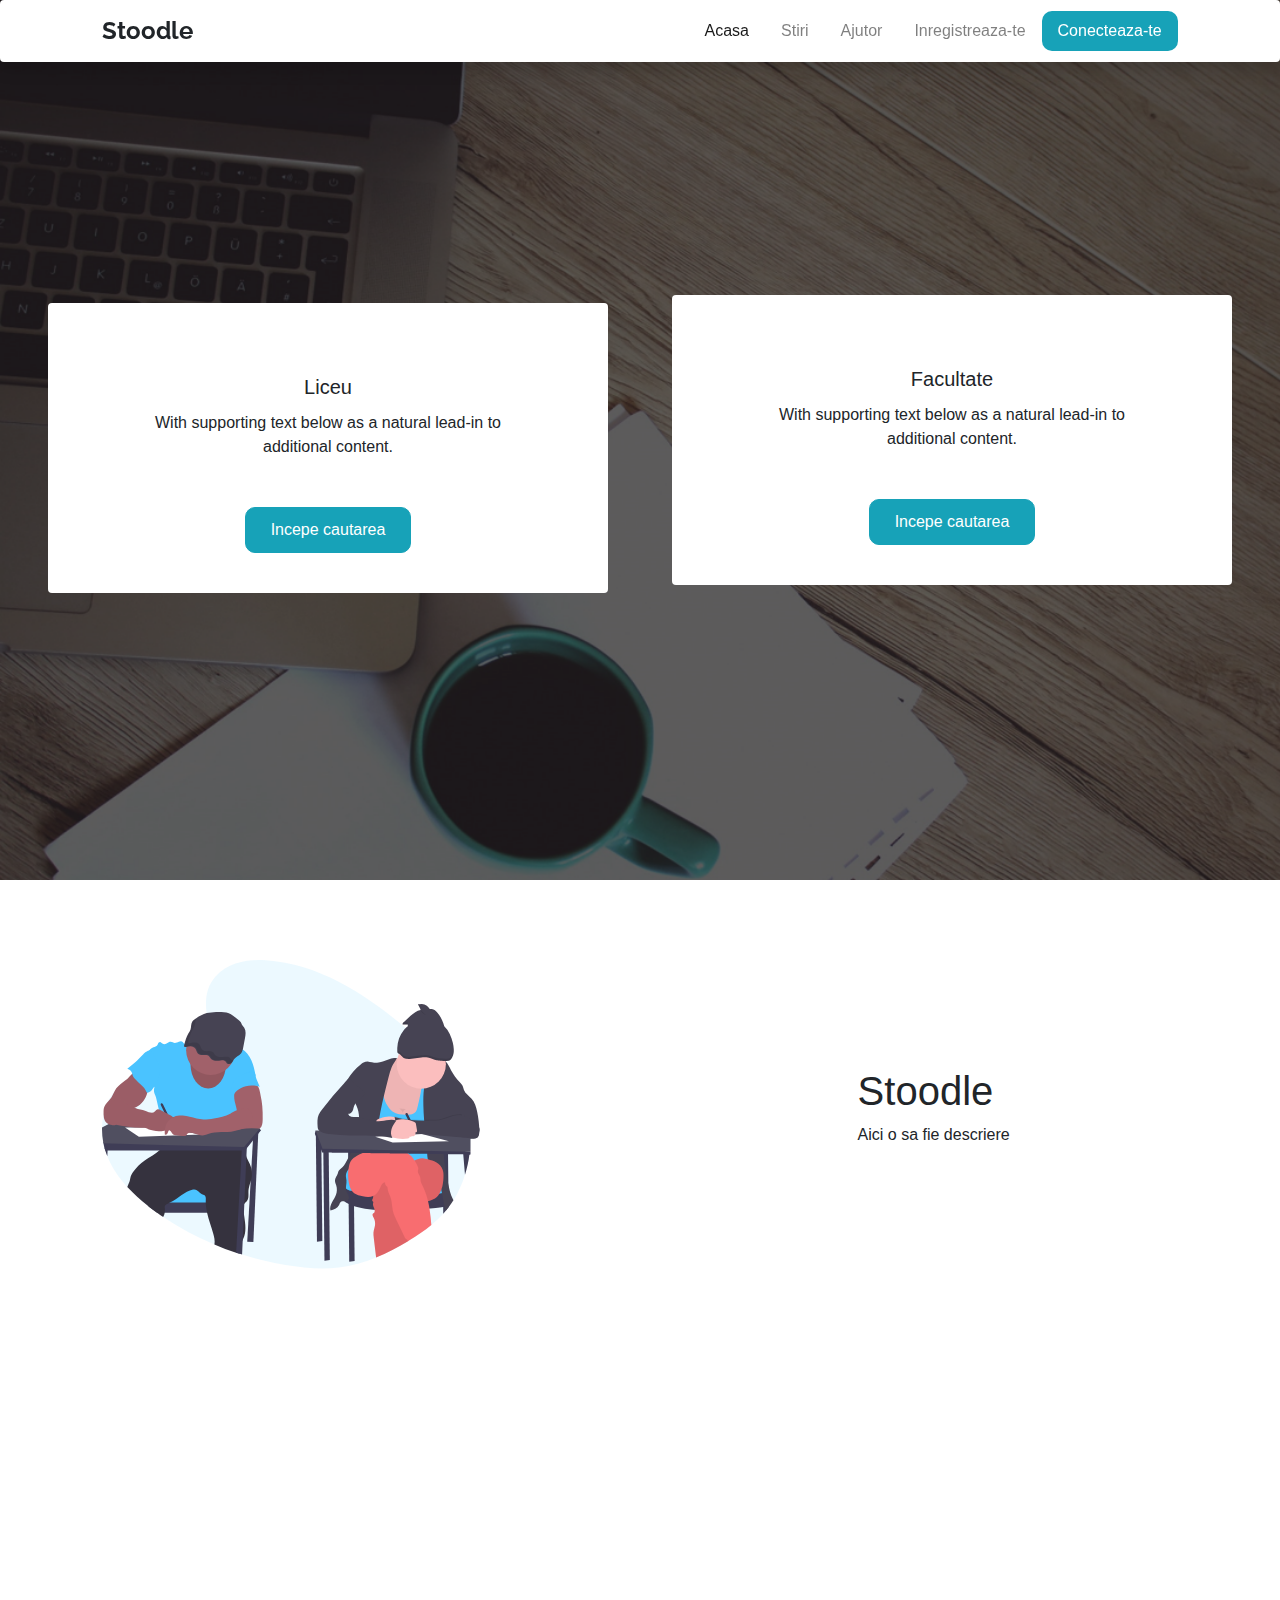
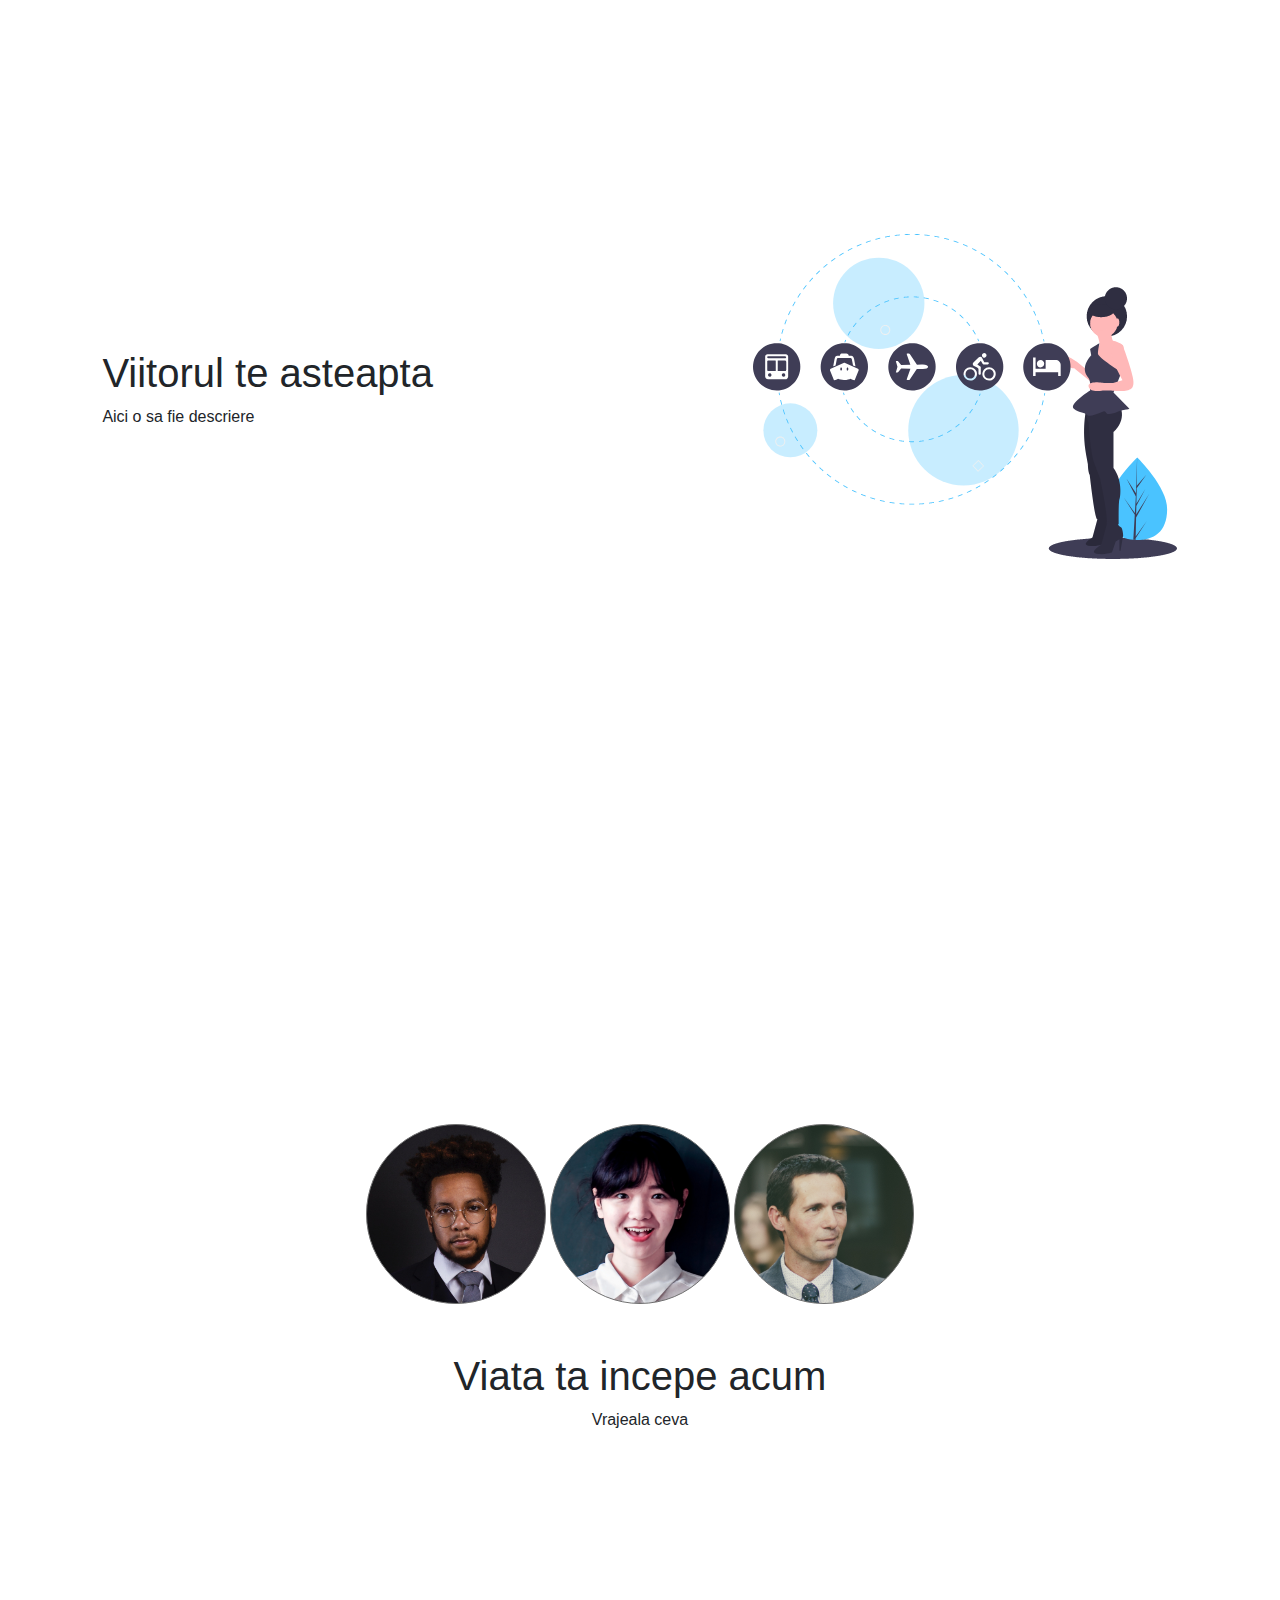
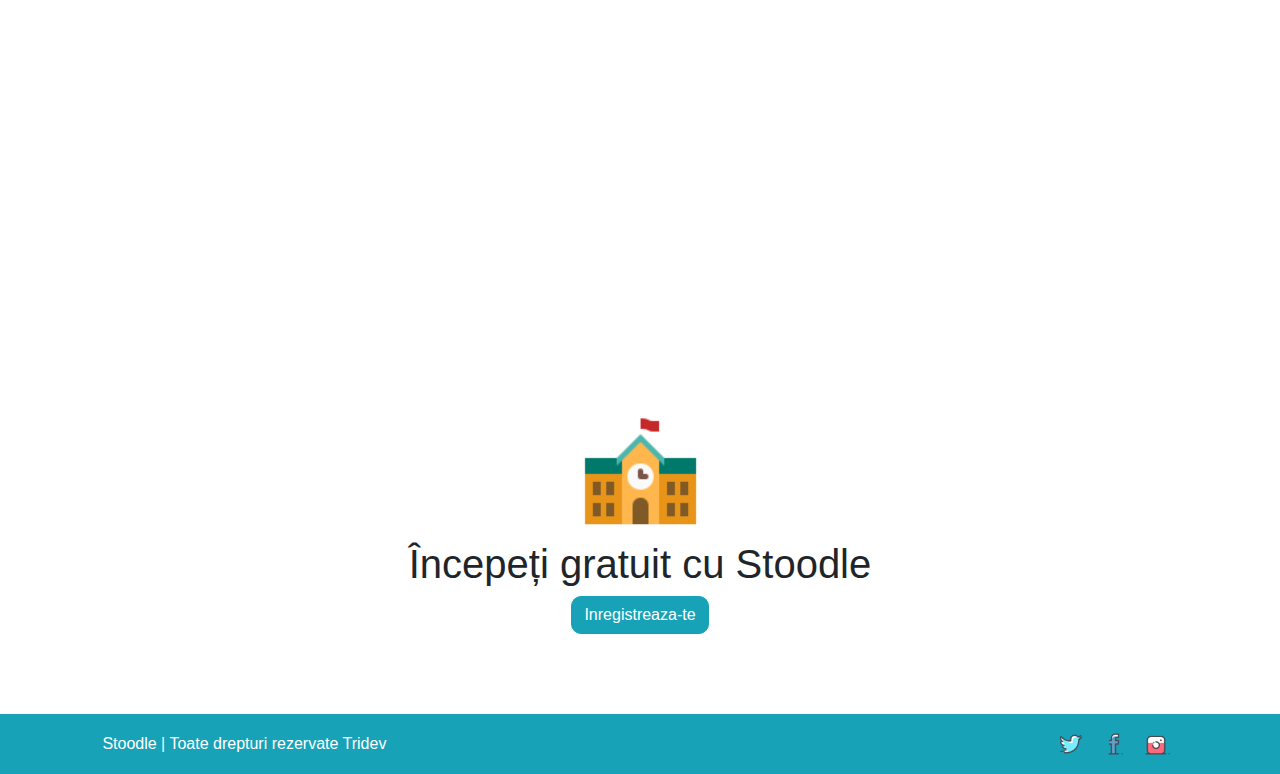
<file: index.html>
<!DOCTYPE html>
<html lang="en">
   <head>
      <meta charset="UTF-8">
      <meta name="viewport" content="width=device-width, initial-scale=1.0">
      <meta http-equiv="X-UA-Compatible" content="ie=edge">
      <title>Stoodle | O altfel de facultate</title>

      <!-- Bootstrap 4 -->

      <link rel="stylesheet" href="https://stackpath.bootstrapcdn.com/bootstrap/4.4.1/css/bootstrap.min.css" integrity="sha384-Vkoo8x4CGsO3+Hhxv8T/Q5PaXtkKtu6ug5TOeNV6gBiFeWPGFN9MuhOf23Q9Ifjh" crossorigin="anonymous">
      <link rel="stylesheet" href="./css/main.css">
      
   </head>
   <body>

      <!-- START NAVBAR -->

      <nav class="navbar fixed-top navbar-expand-lg navbar-light bg-white shadow bg-white rounded">
         <a class="navbar-brand" href="index.html">Stoodle</a>
         <button class="navbar-toggler" type="button" data-toggle="collapse" data-target="#navbarTogglerDemo02" aria-controls="navbarTogglerDemo02" aria-expanded="false" aria-label="Toggle navigation">
         <span class="navbar-toggler-icon"></span>
         </button>
         <div class="collapse navbar-collapse" id="navbarTogglerDemo02">
            <ul class="navbar-nav mt-lg-0"style="margin-left: auto!important;">
               <li class="nav-item active">
                  <a class="nav-link" href="#">Acasa <span class="sr-only">(current)</span></a>
               </li>
               <li class="nav-item">
                  <a class="nav-link" href="#">Stiri</a>
               </li>
               <li class="nav-item">
                  <a class="nav-link" href="#">Ajutor</a>
               </li>
               <li class="nav-item">
                  <a class="nav-link" href="./pages/create.html">Inregistreaza-te</a>
               </li>
               <li class="nav-item">
                  <a class="btn-info nav-link" href="./pages/login.html" style="color: #fff;">Conecteaza-te</a>
               </li>
            </ul>
         </div>
      </nav>

      <!-- END NAVBAR -->

      <!-- START SECTIUNE 1 -->

      <section id="section1">
         <div class="card text-center">
            <div class="card-body">
               <h5 class="card-title">Liceu</h5>
               <p class="card-text">With supporting text below as a natural lead-in to additional content.</p>
               <a href="./pages/login.html" class="btn btn-info" style="margin-top: 2rem;padding: 10px 25px;">Incepe cautarea</a>
            </div>
         </div>
         <div class="card text-center">
            <div class="card-body">
               <h5 class="card-title">Facultate</h5>
               <p class="card-text">With supporting text below as a natural lead-in to additional content.</p>
               <a href="./pages/login.html" class="btn btn-info" style="margin-top: 2rem;padding: 10px 25px;">Incepe cautarea</a>
            </div>
         </div>
      </section>

      <!-- END SECTIUNE 1 -->

      <!-- START SECTIUNE 2 -->

      <section class="section24">
         <img src="./img/section2.png" alt="Descriere">
         <div class="text">
            <h1 class="titlu">Stoodle</h1>
            <p class="content">Aici o sa fie descriere</p>
         </div>
      </section>

      <!-- END SECTIUNE 2 -->

      <!-- START SECTION 3 -->  <section id="section3"></section>   <!-- END SECTION 3 -->
      
      <!-- START SECTION 4 -->

      <section class="section24">
         <div class="text" style="width: -webkit-fill-available;">
            <h1 class="titlu">Viitorul te asteapta</h1>
            <p class="content">Aici o sa fie descriere</p>
         </div>
         <img src="./img/section4.png" alt="Descriere">
      </section>

      <!-- END SECTION 4 -->

      <!-- START SECTION 5 -->  <section id="section5"></section> <!-- END SECTION 5 -->

      <!-- START SECTION 6 -->

      <seciton class="section68">
         <div id="adultShow">
            <img src="./img/adult-1.png" alt="adult">
            <img src="./img/adult-2.png" alt="adult">
            <img src="./img/adult-3.png" alt="adult">
         </div>
         <div id="content">
            <h1 style="margin-top: 3rem;">Viata ta incepe acum</h1>
            <p>Vrajeala ceva</p>
         </div>
      </seciton>

      <!-- END SECTION 6 -->

      <!-- START SECTION 7 -->    <section id="section7"></section>   <!-- END SECTION 7-->
      
      <!-- START SECTION 8 -->

      <section class="section68">
         <img src="./img/scoala.png" alt="Logo">
         <h1>Începeți gratuit cu Stoodle</h1>
         <a href="./pages/create.html" class="btn btn-info">Inregistreaza-te</a>
      </section>

      <!-- END SECTION 8 -->

      <!-- START FOOTER -->

      <footer>
         <p>Stoodle | Toate drepturi rezervate Tridev</p>
         <div id="socialMedia">
            <a href="#"><img src="./img/twitter.png" alt="socialmedia" style="height: 28px;"></a>
            <a href="#"><img src="./img/facebook.png" alt="socialmedia" style="height: 28px;"></a>
            <a href="#"><img src="./img/instagram.png" alt="socialmedia" style="height: 28px;"></a>
         </div>
      </footer>

      <!-- END FOOTER -->

      <!-- SCRIPTING -->
      <script src="https://code.jquery.com/jquery-3.4.1.slim.min.js" integrity="sha384-J6qa4849blE2+poT4WnyKhv5vZF5SrPo0iEjwBvKU7imGFAV0wwj1yYfoRSJoZ+n" crossorigin="anonymous"></script>
      <script src="https://cdn.jsdelivr.net/npm/popper.js@1.16.0/dist/umd/popper.min.js" integrity="sha384-Q6E9RHvbIyZFJoft+2mJbHaEWldlvI9IOYy5n3zV9zzTtmI3UksdQRVvoxMfooAo" crossorigin="anonymous"></script>
      <script src="https://stackpath.bootstrapcdn.com/bootstrap/4.4.1/js/bootstrap.min.js" integrity="sha384-wfSDF2E50Y2D1uUdj0O3uMBJnjuUD4Ih7YwaYd1iqfktj0Uod8GCExl3Og8ifwB6" crossorigin="anonymous"></script>
   </body>
</html>
</file>
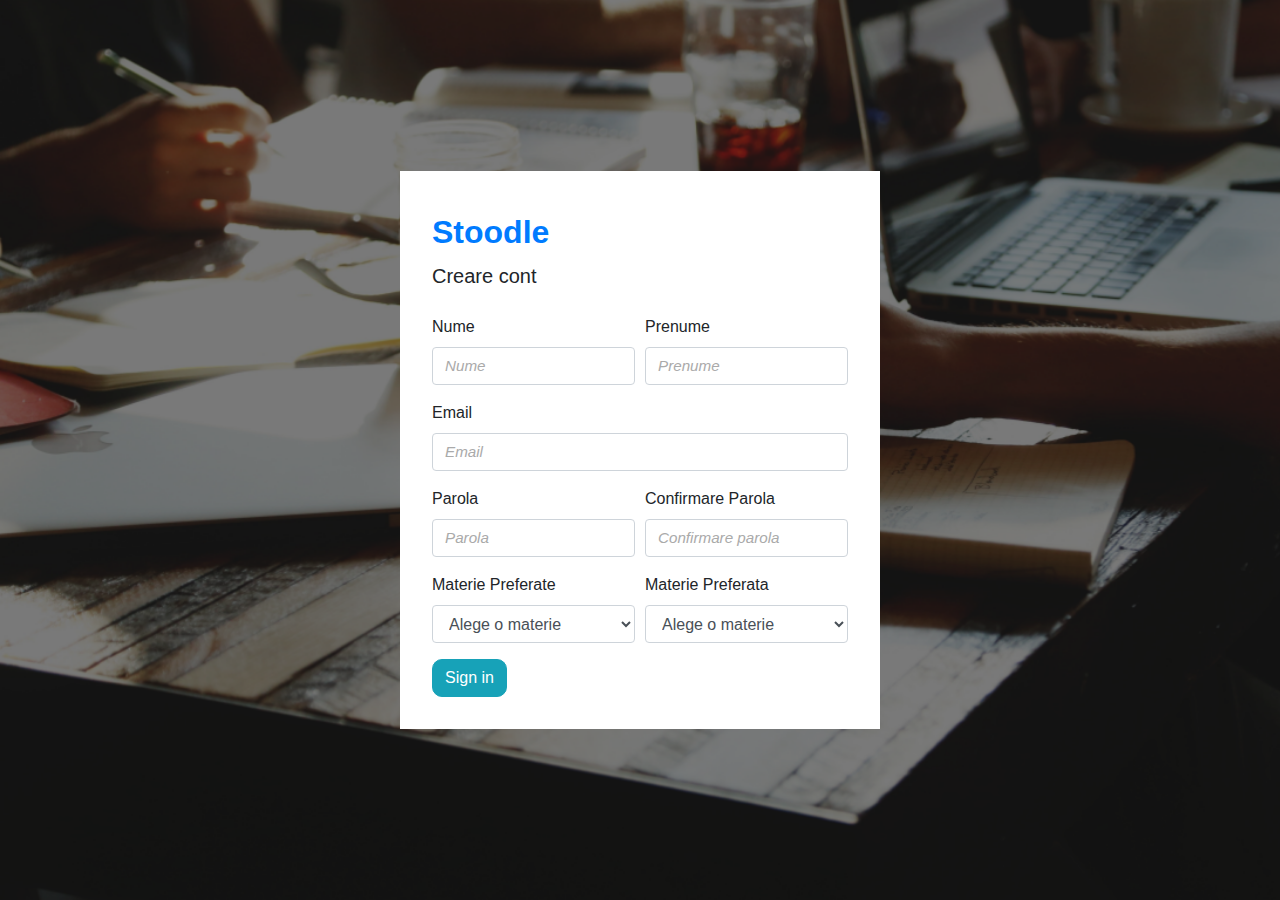
<file: pages/create.html>
<!DOCTYPE html>
<html lang="en">
    <title>Stoodle | Creare cont</title>
    <meta charset="UTF-8" />
    <meta name="viewport" content="width=device-width, initial-scale=1" />
    
    <!-- Bootstrap 4 -->
    <link rel="stylesheet" href="https://stackpath.bootstrapcdn.com/bootstrap/4.4.1/css/bootstrap.min.css" integrity="sha384-Vkoo8x4CGsO3+Hhxv8T/Q5PaXtkKtu6ug5TOeNV6gBiFeWPGFN9MuhOf23Q9Ifjh" crossorigin="anonymous">
    <link rel="stylesheet" href="../css/main.css">
</head>
<body style="overflow-x: hidden; position: absolute; width: 100%; height: 100%; display: flex; justify-content: center; align-items: center;">
    
    <div id="container">
        <form>
            <div class="form-group d-flex flex-column">
                <a class="navbar-brand" href="login.html" style="font-size: 2rem; font-weight: 700;">Stoodle</a>
                <h1 class="navbar-brand" style="padding: 0;">Creare cont</h1>
            </div>
            <div class="form-row">
              <div class="form-group col-md-6">
                <label for="inputEmail4">Nume</label>
                <input type="text" class="form-control" id="inputEmail4" placeholder="Nume">
              </div>
              <div class="form-group col-md-6">
                <label for="inputPassword4">Prenume</label>
                <input type="text" class="form-control" id="inputPassword4" placeholder="Prenume">
              </div>
            </div>
            <div class="form-group">
              <label for="inputAddress">Email</label>
              <input type="email" class="form-control" id="inputAddress" placeholder="Email">
            </div>
            <div class="form-row">
                <div class="form-group col-md-6">
                  <label for="inputEmail4">Parola</label>
                  <input type="password" class="form-control" id="inputEmail4" placeholder="Parola">
                </div>
                <div class="form-group col-md-6">
                  <label for="inputPassword4">Confirmare Parola</label>
                  <input type="password" class="form-control" id="inputPassword4" placeholder="Confirmare parola">
                </div>
              </div>
            <div class="form-row">
                <div class="form-group col">
                    <label for="inputState">Materie Preferate</label>
                    <select id="inputState" class="form-control">
                      <option selected>Alege o materie</option>
                      <option>...</option>
                    </select>
                </div>
                <div class="form-group col">
                    <label for="inputState">Materie Preferata</label>
                    <select id="inputState" class="form-control">
                    <option selected>Alege o materie</option>
                    <option>...</option>
                    </select>
                </div>
            </div>
            <button type="submit" class="btn btn-info"><a href="./login.html" style="color: #fff;">Sign in</a></button>
        </form>
    </div>

    <!-- SCRIPTING -->

    <script src="https://code.jquery.com/jquery-3.4.1.slim.min.js" integrity="sha384-J6qa4849blE2+poT4WnyKhv5vZF5SrPo0iEjwBvKU7imGFAV0wwj1yYfoRSJoZ+n" crossorigin="anonymous"></script>
    <script src="https://cdn.jsdelivr.net/npm/popper.js@1.16.0/dist/umd/popper.min.js" integrity="sha384-Q6E9RHvbIyZFJoft+2mJbHaEWldlvI9IOYy5n3zV9zzTtmI3UksdQRVvoxMfooAo" crossorigin="anonymous"></script>
    <script src="https://stackpath.bootstrapcdn.com/bootstrap/4.4.1/js/bootstrap.min.js" integrity="sha384-wfSDF2E50Y2D1uUdj0O3uMBJnjuUD4Ih7YwaYd1iqfktj0Uod8GCExl3Og8ifwB6" crossorigin="anonymous"></script>
</body>
</html>
</file>
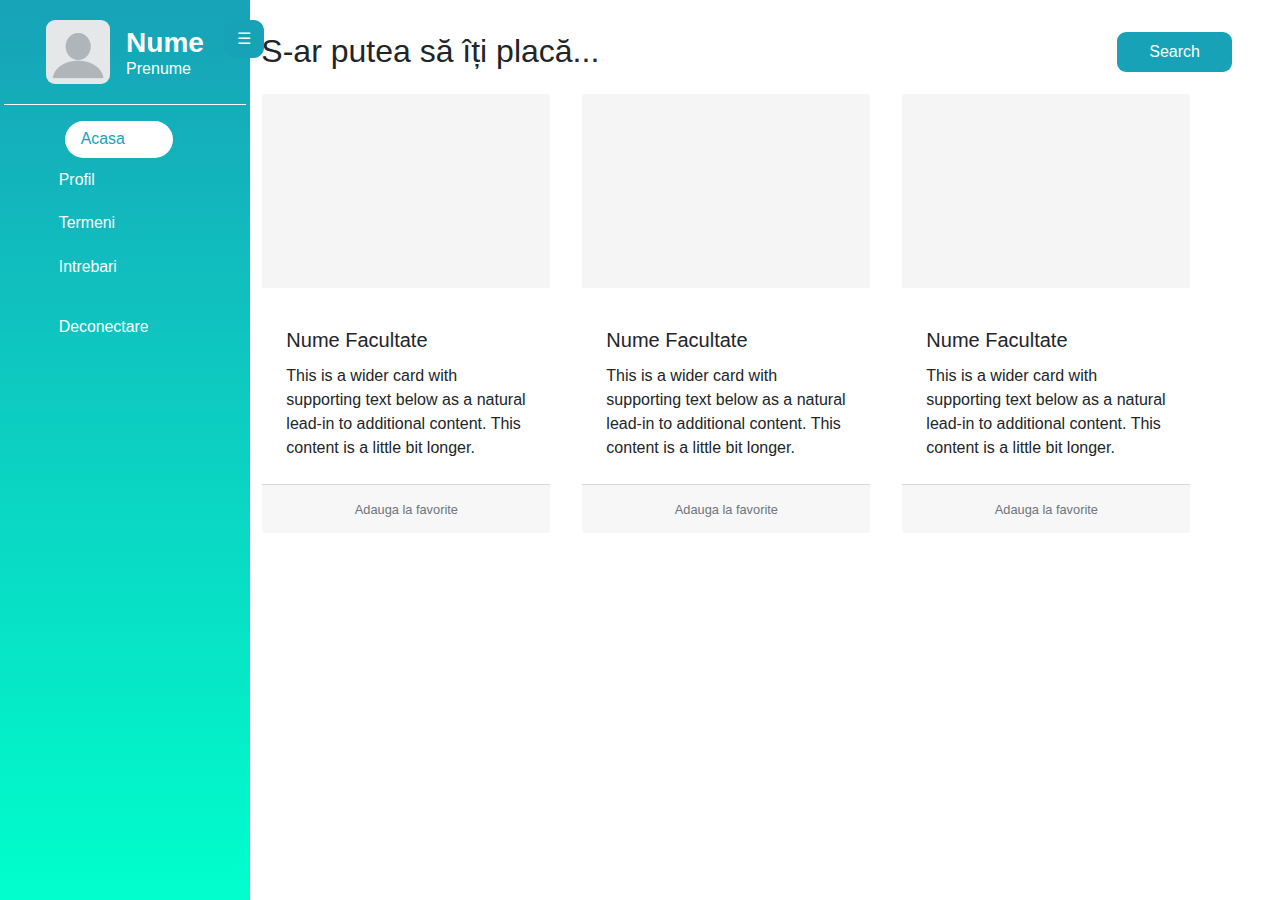
<file: pages/home.html>
<!DOCTYPE html>
<html lang="en">

<head>
    <meta charset="UTF-8">
    <meta name="viewport" content="width=device-width, initial-scale=1.0">
    <meta http-equiv="X-UA-Compatible" content="ie=edge">
    <title>Stoodle</title>

    <!-- Bootstrap 4 -->
    <link rel="stylesheet" href="https://stackpath.bootstrapcdn.com/bootstrap/4.4.1/css/bootstrap.min.css" integrity="sha384-Vkoo8x4CGsO3+Hhxv8T/Q5PaXtkKtu6ug5TOeNV6gBiFeWPGFN9MuhOf23Q9Ifjh" crossorigin="anonymous">
    <link rel="stylesheet" href="../css/main.css">

</head>

<body>
    <style>
        .hide {
            display: none;
        }
        
        .card-body {
            padding: 2.5rem 1.5rem 1.5rem;
        }
        
        #headline {
            display: inline-flex;
        }

        #searchIcon span{
          float: right;
          background-color: var(--main-bg-color);
          padding: .5rem 2rem;
          color: #fff;
          border-radius: 9px;
          font-weight: 500;
        }

        #profil .row{
          border-bottom: 3px solid;
          padding-bottom: 1rem;
          margin-bottom: 3rem;
        }

        .profile-header{
          align-items: flex-end;
          display: flex;
        }

        #settings{
          margin-left: auto;
          margin-top: auto;
          cursor: pointer;
        }

    </style>
    <div class="wrapper container-fluid">
        <div class="row" style="width: 100vw;">
            <!-- Sidebar  -->
            <nav id="sidebar" class=" col-3 px-1 bg-dark position-fixed">

                <div class="custom-menu">
                    <button type="button" id="sidebarCollapse" class="btn btn-info">
                        <span>☰</span>
                    </button>
                </div>

                <div class="sidebar-header">
                    <img src="../img/profile.png" alt="Profil Pic">
                    <div id="nume" style="padding-left: 1rem;">
                        <h3 style="font-weight: 700;">Nume</h3>
                        <h6>Prenume</h6>
                    </div>
                </div>

                <ul class="list-unstyled components">
                    <li class="active">
                        <button class="navButton" id="acasa"> Acasa </button>
                    </li>
                    <li>
                        <button class="navButton" id="profil">Profil</button>
                    </li>
                    <li>
                        <button class="navButton" id="termeni">Termeni</button>
                    </li>
                    <li>
                        <button class="navButton" id="intrebari">Intrebari</button>
                    </li>
                    <li style="margin-top: 1rem;">
                        <button class="navButton"><a href="../index.html">Deconectare</a></button>
                    </li>
                </ul>
            </nav>

            <!-- Page Content  -->
            <section id="wrapper" class="col offset-2">
                <!-- Acasa -->
                <section id="acasa">

                    <div id="searchIcon">
                      <span>Search</span>
                    </div>

                    <form style="width: auto;" class="d-none" id="search">
                        <div class="form-group mb-4">
                            <input id="exampleFormControlInput1" type="email" placeholder="What're you searching for?" class="form-control form-control-underlined">
                        </div>
                    </form>

                    <div id="headline">
                        <h2>S-ar putea să îți placă...</h2>
                    </div>

                    <div class="card-deck">

                        <div class="card">

                            <img src="../img/Rectangle 31.png" class="card-img-top" alt="...">

                            <div class="card-body">
                                <h5 class="card-title">Nume Facultate</h5>
                                <p class="card-text">This is a wider card with supporting text below as a natural lead-in to additional content. This content is a little bit longer.</p>
                            </div>

                            <div class="card-footer text-center">
                                <small class="text-muted">Adauga la favorite</small>
                            </div>

                        </div>

                        <div class="card">
                            <img src="../img/Rectangle 31.png" class="card-img-top" alt="...">
                            <div class="card-body">
                                <h5 class="card-title">Nume Facultate</h5>
                                <p class="card-text">This is a wider card with supporting text below as a natural lead-in to additional content. This content is a little bit longer.</p>
                            </div>
                            <div class="card-footer text-center">
                                <small class="text-muted">Adauga la favorite</small>
                            </div>
                        </div>

                        <div class="card">
                            <img src="../img/Rectangle 31.png" class="card-img-top" alt="...">
                            <div class="card-body">
                                <h5 class="card-title">Nume Facultate</h5>
                                <p class="card-text">This is a wider card with supporting text below as a natural lead-in to additional content. This content is a little bit longer.</p>
                            </div>
                            <div class="card-footer text-center">
                                <small class="text-muted">Adauga la favorite</small>
                            </div>
                        </div>
                    </div>

                </section>

                <!-- Profil -->
                <section id="profil" class="hide">

                    <div class="row">
                      <div class="profile-header">
                        <img src="../img/profile.png" alt="Profil Pic" style="width: 10vw;">
                        <div id="nume" style="padding-left: 1rem;">
                            <h3 style="font-weight: 700;">Nume</h3>
                            <h6>Prenume</h6>
                        </div>
                      </div>

                      <div id="settings">
                          <div class="text-muted">editeaza profilul</div>
                      </div>
                    </div>

                    <!-- SA FACI TU AICI CA SA ITI FIE MAI USOR -->
                    <!-- PARTEA DE SETARI -->

                    <div class="settings d-none">
                      SETARII AICI VOR FI
                    </div>

                    <div class="content">
                      <div id="headline">
                        <h2>Facultati care te instereseaza</h2>
                      </div>

                    <div class="card-deck">
                        <div class="card">
                            <img src="../img/Rectangle 31.png" class="card-img-top" alt="...">
                            <div class="card-body">
                                <h5 class="card-title">Nume Facultate</h5>
                                <p class="card-text">This is a wider card with supporting text below as a natural lead-in to additional content. This content is a little bit longer.</p>
                            </div>
                            <div class="card-footer text-center">
                                <small class="text-muted">Adaugat la favorite</small>
                            </div>
                        </div>
                        <div class="card">
                            <img src="../img/Rectangle 31.png" class="card-img-top" alt="...">
                            <div class="card-body">
                                <h5 class="card-title">Nume Facultate</h5>
                                <p class="card-text">This is a wider card with supporting text below as a natural lead-in to additional content. This content is a little bit longer.</p>
                            </div>
                            <div class="card-footer text-center">
                                <small class="text-muted">Adaugat la favorite</small>
                            </div>
                        </div>
                        <div class="card">
                            <img src="../img/Rectangle 31.png" class="card-img-top" alt="...">
                            <div class="card-body">
                                <h5 class="card-title">Nume Facultate</h5>
                                <p class="card-text">This is a wider card with supporting text below as a natural lead-in to additional content. This content is a little bit longer.</p>
                            </div>
                            <div class="card-footer text-center">
                                <small class="text-muted">Adaugat la favorite</small>
                            </div>
                        </div>
                    </div>
                    </div>
                </section>

                <!-- Termeni -->
                <section id="termeni" class="hide">Termeni</section>

                <!-- Intrebari -->
                <section id="intrebari" class="hide">Intrebari</section>

            </section>
        </div>

    </div>

    <!-- SCRIPTING -->
    <script src="https://code.jquery.com/jquery-3.2.1.slim.min.js" integrity="sha384-KJ3o2DKtIkvYIK3UENzmM7KCkRr/rE9/Qpg6aAZGJwFDMVNA/GpGFF93hXpG5KkN" crossorigin="anonymous"></script>
    <script src="../js/app.js"></script>
    <script src="https://code.jquery.com/jquery-3.4.1.slim.min.js" integrity="sha384-J6qa4849blE2+poT4WnyKhv5vZF5SrPo0iEjwBvKU7imGFAV0wwj1yYfoRSJoZ+n" crossorigin="anonymous"></script>
    <script src="https://cdn.jsdelivr.net/npm/popper.js@1.16.0/dist/umd/popper.min.js" integrity="sha384-Q6E9RHvbIyZFJoft+2mJbHaEWldlvI9IOYy5n3zV9zzTtmI3UksdQRVvoxMfooAo" crossorigin="anonymous"></script>
    <script src="https://stackpath.bootstrapcdn.com/bootstrap/4.4.1/js/bootstrap.min.js" integrity="sha384-wfSDF2E50Y2D1uUdj0O3uMBJnjuUD4Ih7YwaYd1iqfktj0Uod8GCExl3Og8ifwB6" crossorigin="anonymous"></script>
</body>

</html>
</file>
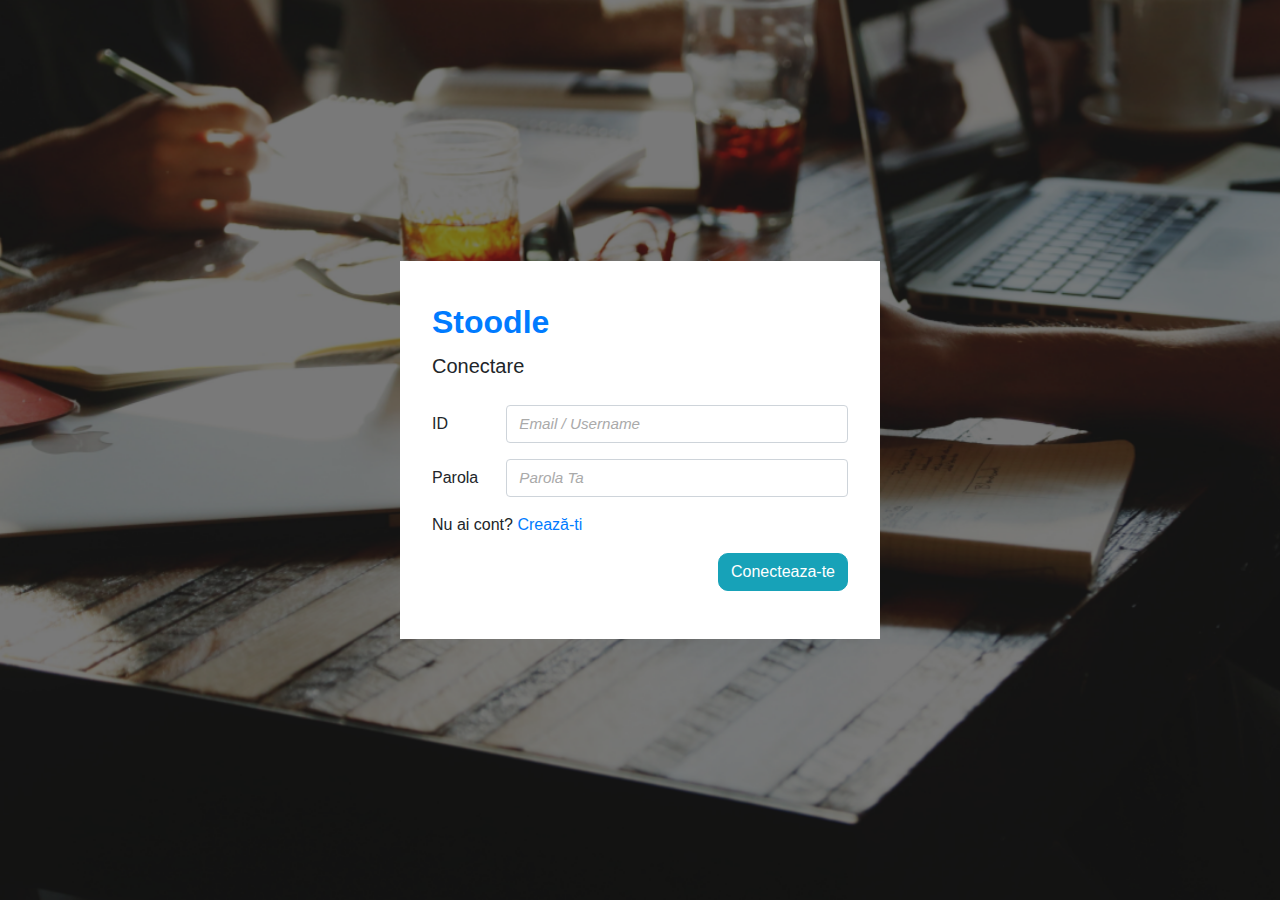
<file: pages/login.html>
<!DOCTYPE html>
<html lang="en">
    <title>Stoodle | Creare cont</title>
    <meta charset="UTF-8" />
    <meta name="viewport" content="width=device-width, initial-scale=1" />
    
    <!-- Bootstrap 4 -->
    <link rel="stylesheet" href="https://stackpath.bootstrapcdn.com/bootstrap/4.4.1/css/bootstrap.min.css" integrity="sha384-Vkoo8x4CGsO3+Hhxv8T/Q5PaXtkKtu6ug5TOeNV6gBiFeWPGFN9MuhOf23Q9Ifjh" crossorigin="anonymous">
    <link rel="stylesheet" href="../css/main.css">
</head>
<body style="overflow-x: hidden; position: absolute; width: 100%; height: 100%; display: flex; justify-content: center; align-items: center;">
    
    <div id="container">
        <form method="POST">
            <div class="form-group d-flex flex-column">
                <a class="navbar-brand" href="login.html" style="font-size: 2rem; font-weight: 700;">Stoodle</a>
                <h1 class="navbar-brand" style="padding: 0;">Conectare</h1>
            </div>
            <div class="form-group row">
              <label for="inputEmail3" class="col-sm-2 col-form-label">ID</label>
              <div class="col-sm-10">
                <input type="email" class="form-control" id="inputEmail3" placeholder="Email / Username">
              </div>
            </div>
            <div class="form-group row">
              <label for="inputPassword3" class="col-sm-2 col-form-label">Parola</label>
              <div class="col-sm-10">
                <input type="password" class="form-control" id="inputPassword3" placeholder="Parola Ta">
              </div>
            </div>
            <div class="form-group row">
                <div class="col-sm-10">
                    <span>Nu ai cont? </span>
                    <a href="create.html">Crează-ti</a>
                </div>
            </div>
            <div class="form-group d-flex flex-row-reverse">
              <div class="col-sm-10" style="padding: 0">
                <button type="submit" class="btn btn-info" style="float: right;"><a href="./home.html" style="text-decoration: none; color: #fff;">Conecteaza-te</a></button>
              </div>
            </div>
        </form>
    </div>

    <!-- SCRIPTING -->

    <script src="https://code.jquery.com/jquery-3.4.1.slim.min.js" integrity="sha384-J6qa4849blE2+poT4WnyKhv5vZF5SrPo0iEjwBvKU7imGFAV0wwj1yYfoRSJoZ+n" crossorigin="anonymous"></script>
    <script src="https://cdn.jsdelivr.net/npm/popper.js@1.16.0/dist/umd/popper.min.js" integrity="sha384-Q6E9RHvbIyZFJoft+2mJbHaEWldlvI9IOYy5n3zV9zzTtmI3UksdQRVvoxMfooAo" crossorigin="anonymous"></script>
    <script src="https://stackpath.bootstrapcdn.com/bootstrap/4.4.1/js/bootstrap.min.js" integrity="sha384-wfSDF2E50Y2D1uUdj0O3uMBJnjuUD4Ih7YwaYd1iqfktj0Uod8GCExl3Og8ifwB6" crossorigin="anonymous"></script>
</body>
</html>
</file>
<file: css/main.css>
/* EXPORTS */

@import url("https://fonts.googleapis.com/css?family=Open+Sans:300,400,700|Raleway:400,700&display=swap");

/* VARIABILE */

:root {
	--main-bg-color: #17A2B8;
	--main-gradient: linear-gradient(to bottom, #17a2b8 0%, #00ffcc 100%);
}


/* GENERAL */

body,
html {
	margin: 0;
	padding: 0;
	overflow-x: hidden;
}


/* text box */

.text {
	width: 20rem;
	text-align: left;
}


/* INDEX PAGE */


/* NAVBAR */

.navbar {
	padding: .5rem 8%;
}

nav a.navbar-brand {
	font-weight: 700;
	font-size: 24px;
	font-family: 'Raleway', sans-serif;
}

.btn-info {
	border-radius: 10px;
	font-weight: 500;
}

.navbar-light .navbar-brand {
	color: var(--main-gradient);
}

@media (min-width: 992px) {
	.navbar-expand-lg .navbar-nav .nav-link {
		padding-right: 1rem;
		padding-left: 1rem;
	}
}


/* SECTION 1 */

#section1 {
	background: #fff url('../img/Background.png') no-repeat fixed;
	background-size: cover;
	height: 55rem;
	display: flex;
	flex-direction: row;
	flex-flow: row wrap;
	justify-content: space-evenly;
	align-items: center;
}

.card {
	border: 0;
	width: 35rem;
	margin: 1rem;
}

.card:first-child {
	margin-top: 2rem;
}

@media (max-width: 340px) {
	.card:first-child {
		margin-top: 4rem;
	}
}

.card-body {
	padding: 4.5rem 4.5rem 2.5rem 4.5rem;
}


/* SECTION 2 AND 4 */

.section24 {
	margin: 5rem 8%;
	display: flex;
	flex-direction: row;
	flex-wrap: row wrap;
	justify-content: space-between;
	align-items: center;
}

@media (max-width: 877px) {
	#section24 img {
		display: none;
	}
}

#section3 {
	background: #fff url('../img/section3.png') no-repeat fixed;
	background-size: cover;
	width: 100vw;
	height: 45vh;
}

#section5 {
	background: #fff url('../img/section5.png') no-repeat fixed;
	background-size: cover;
	width: 100vw;
	height: 45vh;
}

#section7 {
	background: #fff url('../img/section7.png') no-repeat fixed;
	background-size: cover;
	width: 100vw;
	height: 45vh;
}


/* SECTION 6 AND 8 */

.section68 {
	margin: 5rem 8%;
	display: flex;
	flex-direction: column;
	flex-wrap: row wrap;
	justify-content: space-between;
	align-items: center;
	text-align: center;
}

#section68 #adultShow img {
	margin: 1rem;
}


/* FOOTER */

footer {
	background-color: var(--main-bg-color);
	padding: 1rem 8%;
	display: flex;
	flex-direction: row;
	flex-wrap: row wrap;
	justify-content: space-between;
	align-items: center;
	text-align: center;
	color: #fff;
}

footer p {
	margin-bottom: 0;
}

footer #socialMedia {
	width: 8rem;
	display: flex;
	flex-direction: row;
	flex-wrap: row wrap;
	justify-content: space-around;
	align-items: center;
	text-align: center;
}


/* LOGIN */


/* FORM */

#container {
	background: url('../img/login.png');
	background-size: cover;
	background-repeat: no-repeat;
	width: 100%;
	height: 100%;
	display: flex;
	flex-direction: row;
	flex-wrap: row wrap;
	justify-content: space-around;
	align-items: center;
}

form {
	background-color: #fff;
	width: 30rem;
	padding: 2rem;
	margin: auto 0;
}


/* WEB APP HOME */

.wrapper {
	display: flex;
	width: 100%;
	align-items: stretch;
}


/* SIDEBAR */

#sidebar {
	z-index: 300;
	font-size: 0.9rem;
	min-width: 250px;
	max-width: 250px;
	height: 100vh;
	background: var(--main-gradient);
	color: #fff;
	transition: all 0.3s;
}

#sidebar .custom-menu {
	display: inline-block;
	position: absolute;
	top: 20px;
	left: 14rem;
	margin-right: -20px;
	-webkit-transition: 0.3s;
	-o-transition: 0.3s;
	transition: 0.3s;
	opacity: 1;
}

#sidebar .sidebar-header {
	display: flex;
	justify-content: center;
	align-items: center;
	border-bottom: .1rem solid;
}

#sidebar .sidebar-header img {
	width: 4rem;
	border-radius: 9px;
}

#sidebar .sidebar-header #nume h3,
h6 {
	margin: 0;
}

#sidebar.active {
	margin-left: -16rem;
}

#sidebar .sidebar-header {
	padding: 20px;
}

#sidebar ul.components {
	padding: 1rem .8rem;
}

#sidebar ul p {
	color: #fff;
	padding: 10px;
}

#sidebar ul li button{
	padding: 10px;
	margin-left: 2rem;
	font-size: 1.1em;
	border: 0;
	display: block;
	background: none;
    color: #fff;
}
#sidebar ul li button a{
    color: #fff;
    text-decoration: none;
}

#sidebar ul li button:hover {
	color: var(--main-bg-color);
	background: #fff;
	border-radius: 50px;
	padding: 0.4rem 3rem .4rem 1rem;
	margin-left: 3rem;
	transition: ease-in .4s;
}

#sidebar ul li button:hover a {
    color: var(--main-bg-color);
}

#sidebar ul li.active>button,
button[aria-expanded="true"] {
	color: var(--main-bg-color);
	background: #fff;
	border-radius: 50px;
	padding: 0.4rem 3rem .4rem 1rem;
	margin-left: 3rem;
}

button[data-toggle="collapse"] {
	position: relative;
}

.dropdown-toggle::after {
	display: block;
	position: absolute;
	top: 50%;
	right: 20px;
	transform: translateY(-50%);
}

@media (max-width: 768px) {
	#sidebar {
		margin-left: 0px;
	}
	#sidebar.active {
		margin-left: -250px;
	}
}


/* HOME PAGE WRAPPER */

#wrapper {
	padding: 2rem 3rem;
}


/* CARD */

.card-deck {
	display: flex;
	flex-direction: row;
	flex-wrap: wrap;
	justify-content: flex-start;
}

.card-body .card .card-body {
	padding: 2.5rem 1.5rem 0.5rem;
}

@media (max-width: 576px) {
	.offset-2 {
		margin-left: 3%;
	}
}

.card-deck .card {
	-ms-flex: 1 0 0%;
	flex: 1 0 0%;
	margin-right: 1rem;
	margin-bottom: 0;
	margin-left: 1rem;
	min-width: 15rem;
	max-width: 18rem;
}

.card:first-child {
	margin: 1rem 1rem 0 1rem;
}

#profilBox {
	display: inline-flex;
}

#profilBox>#nume {
	display: flex;
	align-items: center;
	justify-content: center;
}


/* SEARCH BAR */

.form-control:focus {
	box-shadow: none;
}

.form-control-underlined {
	border-width: 0;
	border-bottom-width: 1px;
	border-radius: 0;
	padding-left: 0;
}

.form-control::placeholder {
	font-size: 0.95rem;
	color: #aaa;
	font-style: italic;
}
</file>
